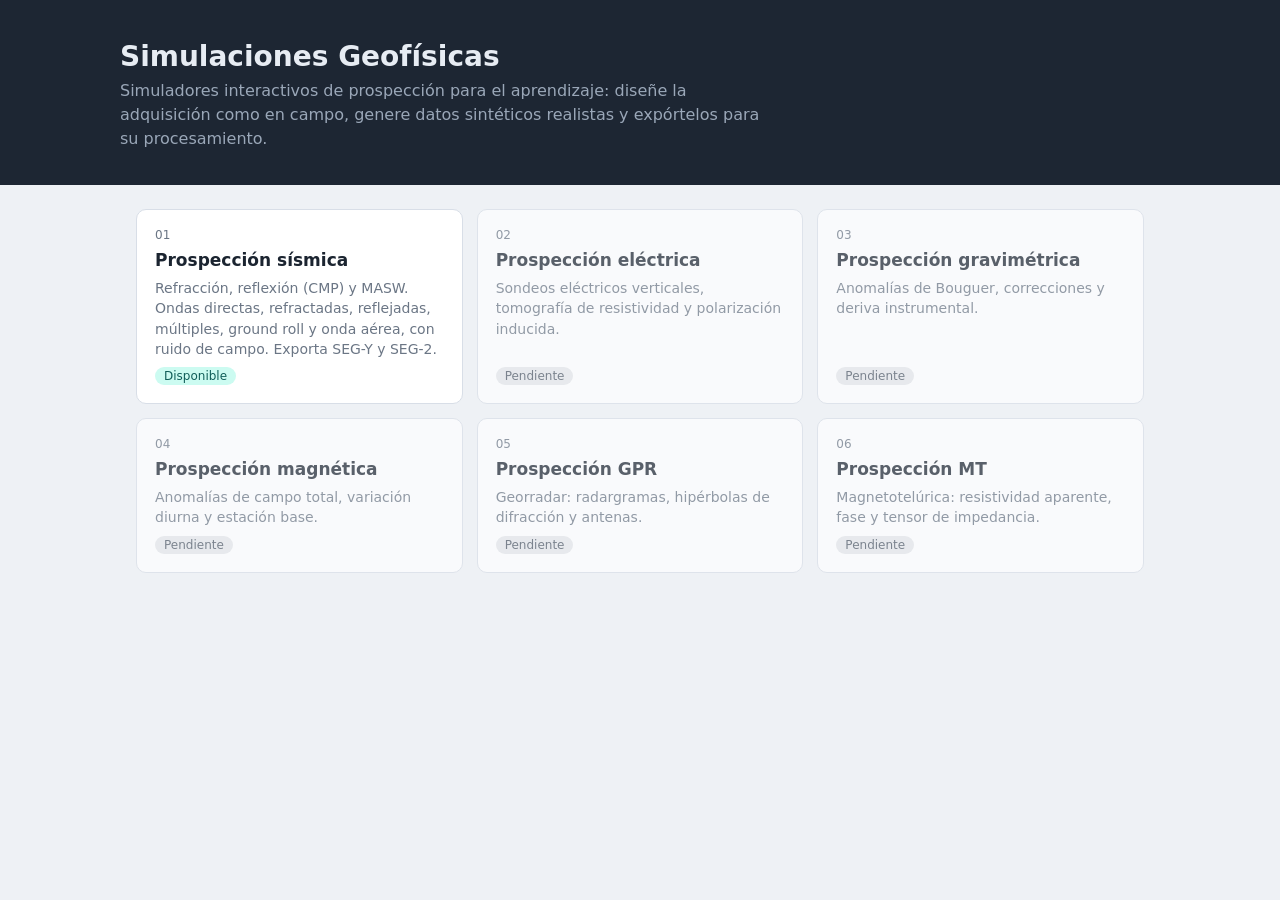
<file: index.html>
<!doctype html>
<html lang="es">
<head>
<meta charset="utf-8">
<meta name="viewport" content="width=device-width, initial-scale=1">
<title>Simulaciones Geofísicas</title>
<meta name="description" content="Simuladores interactivos de prospección geofísica para el aprendizaje.">
<style>
  :root { --fondo: #eef1f5; --panel: #fff; --osc: #1d2633; --texto: #1b2430; --tenue: #6b7685; --borde: #d8dee7; --acento: #0f766e; }
  * { box-sizing: border-box; }
  body { margin: 0; font-family: system-ui, -apple-system, "Segoe UI", Roboto, sans-serif; background: var(--fondo); color: var(--texto); }
  header { background: var(--osc); color: #e7ecf3; padding: 40px 16px 34px; }
  header div, main { max-width: 1040px; margin: 0 auto; }
  h1 { margin: 0 0 6px; font-size: 28px; }
  header p { margin: 0; color: #9aa7b8; max-width: 640px; line-height: 1.5; }
  main { padding: 24px 16px 48px; display: grid; grid-template-columns: repeat(auto-fill, minmax(280px, 1fr)); gap: 14px; }
  .tarjeta { background: var(--panel); border: 1px solid var(--borde); border-radius: 10px; padding: 18px; display: flex; flex-direction: column; gap: 8px; text-decoration: none; color: inherit; }
  a.tarjeta:hover { border-color: var(--acento); box-shadow: 0 2px 10px rgba(15,118,110,.12); }
  .tarjeta h2 { margin: 0; font-size: 17px; }
  .tarjeta p { margin: 0; color: var(--tenue); font-size: 14px; line-height: 1.45; flex: 1; }
  .num { font-size: 12px; color: var(--tenue); font-variant-numeric: tabular-nums; }
  .estado { align-self: flex-start; font-size: 12px; padding: 2px 9px; border-radius: 99px; background: #e5e7eb; color: #4b5563; }
  .estado.ok { background: #ccfbf1; color: #115e59; }
  .pendiente { opacity: .7; }
</style>
</head>
<body>
<header><div>
  <h1>Simulaciones Geofísicas</h1>
  <p>Simuladores interactivos de prospección para el aprendizaje: diseñe la adquisición como en campo, genere datos sintéticos realistas y expórtelos para su procesamiento.</p>
</div></header>
<main>
  <a class="tarjeta" href="01_Prospeccion_Sismica/simulador_sismico.html">
    <span class="num">01</span><h2>Prospección sísmica</h2>
    <p>Refracción, reflexión (CMP) y MASW. Ondas directas, refractadas, reflejadas, múltiples, ground roll y onda aérea, con ruido de campo. Exporta SEG-Y y SEG-2.</p>
    <span class="estado ok">Disponible</span>
  </a>
  <div class="tarjeta pendiente"><span class="num">02</span><h2>Prospección eléctrica</h2><p>Sondeos eléctricos verticales, tomografía de resistividad y polarización inducida.</p><span class="estado">Pendiente</span></div>
  <div class="tarjeta pendiente"><span class="num">03</span><h2>Prospección gravimétrica</h2><p>Anomalías de Bouguer, correcciones y deriva instrumental.</p><span class="estado">Pendiente</span></div>
  <div class="tarjeta pendiente"><span class="num">04</span><h2>Prospección magnética</h2><p>Anomalías de campo total, variación diurna y estación base.</p><span class="estado">Pendiente</span></div>
  <div class="tarjeta pendiente"><span class="num">05</span><h2>Prospección GPR</h2><p>Georradar: radargramas, hipérbolas de difracción y antenas.</p><span class="estado">Pendiente</span></div>
  <div class="tarjeta pendiente"><span class="num">06</span><h2>Prospección MT</h2><p>Magnetotelúrica: resistividad aparente, fase y tensor de impedancia.</p><span class="estado">Pendiente</span></div>
</main>
</body>
</html>
</file>
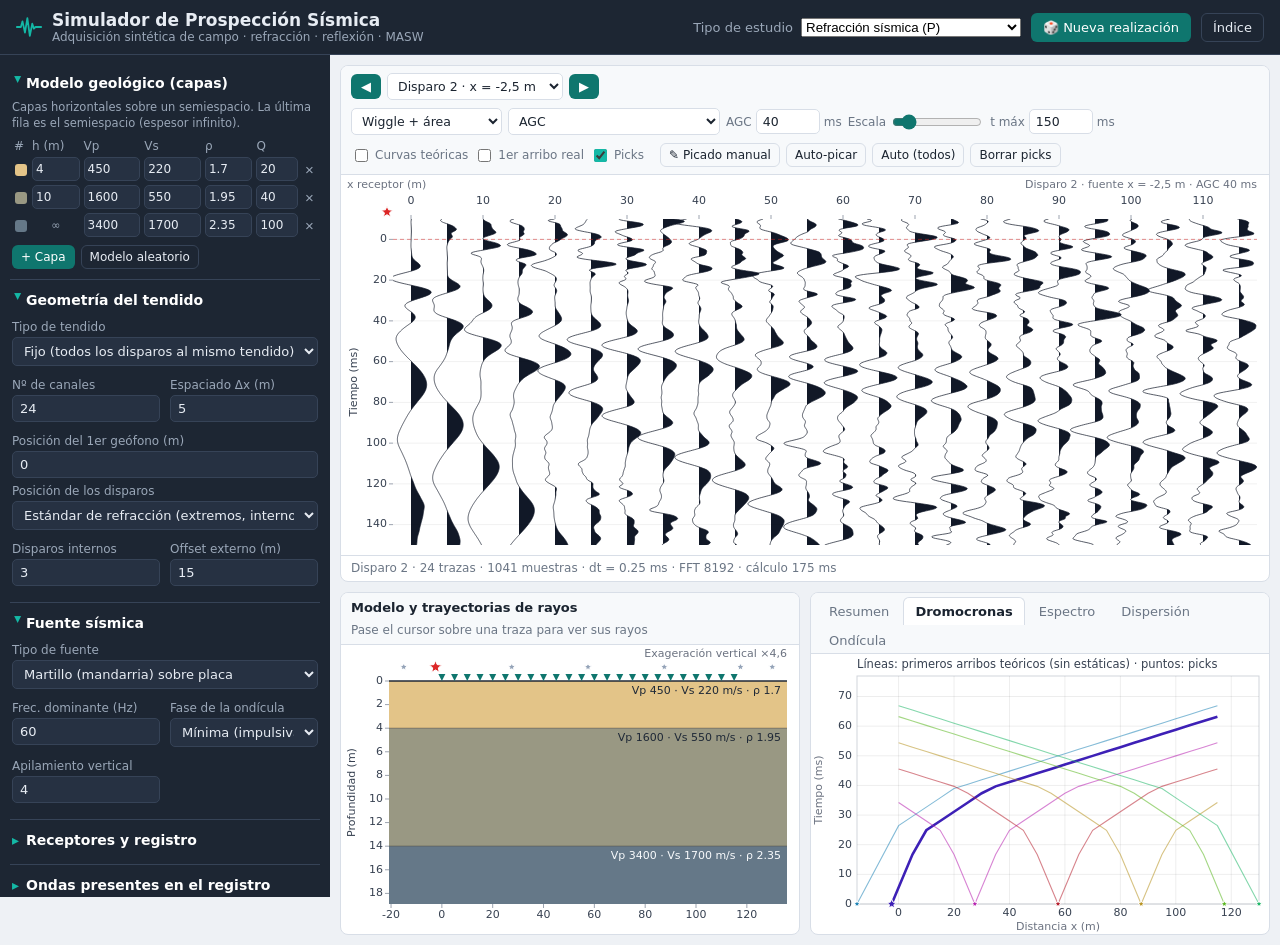
<file: 01_Prospeccion_Sismica/simulador_sismico.html>
<!doctype html>
<html lang="es">
<head>
<meta charset="utf-8">
<meta name="viewport" content="width=device-width, initial-scale=1">
<title>Simulador de Prospección Sísmica</title>
<meta name="description" content="Simulador interactivo de adquisición sísmica (refracción, reflexión y MASW) con ruido realista y exportación SEG-Y / SEG-2.">
<link rel="stylesheet" href="css/estilos.css">
</head>
<body>
<header class="cabecera">
  <div class="titulo">
    <svg viewBox="0 0 32 32" width="26" height="26" aria-hidden="true"><path d="M1 16h5l2-7 3 14 3-18 3 22 3-15 2 6 2-2h7" fill="none" stroke="currentColor" stroke-width="2.2" stroke-linejoin="round" stroke-linecap="round"/></svg>
    <div>
      <h1>Simulador de Prospección Sísmica</h1>
      <p>Adquisición sintética de campo · refracción · reflexión · MASW</p>
    </div>
  </div>
  <div class="acciones-cabecera">
    <label class="preset">Tipo de estudio
      <select id="preset">
        <option value="refraccion">Refracción sísmica (P)</option>
        <option value="reflexion">Reflexión sísmica (CMP)</option>
        <option value="masw">MASW (ondas superficiales)</option>
      </select>
    </label>
    <button id="btnNuevaRealizacion" class="btn" title="Cambia la semilla aleatoria: nuevo ruido, estáticas y trazas defectuosas">🎲 Nueva realización</button>
    <a class="btn btn-sec" href="../index.html" title="Volver al índice de simulaciones">Índice</a>
  </div>
</header>

<div class="app">
  <!-- ================= PANEL LATERAL DE PARÁMETROS ================= -->
  <aside class="lateral" id="lateral">
    <details open>
      <summary>Modelo geológico (capas)</summary>
      <p class="ayuda">Capas horizontales sobre un semiespacio. La última fila es el semiespacio (espesor infinito).</p>
      <div class="tabla-capas-env">
        <table class="tabla-capas" id="tablaCapas">
          <thead><tr><th>#</th><th title="Espesor (m)">h (m)</th><th title="Velocidad de onda P (m/s)">Vp</th><th title="Velocidad de onda S (m/s)">Vs</th><th title="Densidad (g/cm³)">ρ</th><th title="Factor de calidad (atenuación)">Q</th><th></th></tr></thead>
          <tbody></tbody>
        </table>
      </div>
      <div class="fila-botones">
        <button class="btn btn-peq" id="btnAgregarCapa">+ Capa</button>
        <button class="btn btn-peq btn-sec" id="btnModeloAleatorio" title="Genera un modelo geológico aleatorio coherente con el tipo de estudio">Modelo aleatorio</button>
      </div>
    </details>

    <details open>
      <summary>Geometría del tendido</summary>
      <label>Tipo de tendido
        <select data-p="tendido">
          <option value="fijo">Fijo (todos los disparos al mismo tendido)</option>
          <option value="rodante">Rodante (roll-along, el tendido se mueve con la fuente)</option>
        </select>
      </label>
      <div class="rejilla2">
        <label>Nº de canales <input type="number" data-p="nch" min="2" max="480" step="1"></label>
        <label>Espaciado Δx (m) <input type="number" data-p="dx" min="0.1" step="0.1"></label>
      </div>
      <div data-mostrar="tendido=fijo">
        <label>Posición del 1er geófono (m) <input type="number" data-p="x1" step="0.5"></label>
        <label>Posición de los disparos
          <select data-p="disparos">
            <option value="estandar">Estándar de refracción (extremos, internos y externos)</option>
            <option value="lista">Lista personalizada</option>
          </select>
        </label>
        <div class="rejilla2" data-mostrar="disparos=estandar">
          <label>Disparos internos <input type="number" data-p="nInternos" min="0" max="20" step="1"></label>
          <label>Offset externo (m) <input type="number" data-p="offExt" min="0" step="1" title="0 = sin disparos externos"></label>
        </div>
        <label data-mostrar="disparos=lista">Posiciones x (m), separadas por comas <input type="text" data-p="listaDisparos" placeholder="-10, 57.5, 125"></label>
      </div>
      <div data-mostrar="tendido=rodante">
        <label>Configuración
          <select data-p="configuracion">
            <option value="split">Split-spread (simétrico)</option>
            <option value="endon">End-on (lateral)</option>
          </select>
        </label>
        <div class="rejilla2">
          <label>Offset mínimo (m) <input type="number" data-p="offMin" min="0" step="0.5"></label>
          <label>Nº de disparos <input type="number" data-p="nDisparos" min="1" max="400" step="1"></label>
          <label>Intervalo de disparo (m) <input type="number" data-p="dxDisparo" min="0.5" step="0.5"></label>
          <label>x del 1er disparo (m) <input type="number" data-p="xDisparo0" step="1"></label>
        </div>
      </div>
    </details>

    <details open>
      <summary>Fuente sísmica</summary>
      <label>Tipo de fuente
        <select data-p="tipoFuente">
          <option value="martillo">Martillo (mandarria) sobre placa</option>
          <option value="peso">Caída de peso (PEG / acelerado)</option>
          <option value="escopeta">Escopeta sísmica (cartucho)</option>
          <option value="explosivo">Explosivo en pozo</option>
          <option value="vibro">Vibrador (vibroseis)</option>
        </select>
      </label>
      <div class="rejilla2">
        <label data-mostrar="tipoFuente!=vibro">Frec. dominante (Hz) <input type="number" data-p="fp" min="2" max="1000" step="1"></label>
        <label data-mostrar="tipoFuente=vibro">Barrido f1 (Hz) <input type="number" data-p="f1" min="1" step="1"></label>
        <label data-mostrar="tipoFuente=vibro">Barrido f2 (Hz) <input type="number" data-p="f2" min="2" step="1"></label>
        <label>Fase de la ondícula
          <select data-p="fase"><option value="min">Mínima (impulsiva)</option><option value="cero">Cero (simétrica)</option></select>
        </label>
        <label title="Golpes sumados por disparo: el ruido aleatorio baja √N">Apilamiento vertical <input type="number" data-p="stacks" min="1" max="64" step="1"></label>
      </div>
    </details>

    <details>
      <summary>Receptores y registro</summary>
      <div class="rejilla2">
        <label>Geófono f0 (Hz)
          <select data-p="f0" data-num>
            <option>2</option><option>4.5</option><option>10</option><option>14</option><option>28</option><option>40</option><option>100</option>
          </select>
        </label>
        <label>Amortiguamiento ζ <input type="number" data-p="zeta" min="0.1" max="2" step="0.05"></label>
        <label>Intervalo de muestreo
          <select data-p="dtms" data-num>
            <option value="0.03125">0.03125 ms (32 kHz)</option><option value="0.0625">0.0625 ms (16 kHz)</option>
            <option value="0.125">0.125 ms (8 kHz)</option><option value="0.25">0.25 ms (4 kHz)</option>
            <option value="0.5">0.5 ms (2 kHz)</option><option value="1">1 ms (1 kHz)</option>
            <option value="2">2 ms (500 Hz)</option><option value="4">4 ms (250 Hz)</option>
          </select>
        </label>
        <label>Longitud de registro (ms) <input type="number" data-p="trec" min="10" max="16000" step="10"></label>
        <label>Pre-disparo (ms) <input type="number" data-p="pretrig" min="0" max="500" step="1"></label>
      </div>
    </details>

    <details>
      <summary>Ondas presentes en el registro</summary>
      <div class="checks">
        <label class="chk"><input type="checkbox" data-p="evDirecta"> Onda directa</label>
        <label class="chk"><input type="checkbox" data-p="evRefractadas"> Refractadas (cónicas)</label>
        <label class="chk"><input type="checkbox" data-p="evReflexiones"> Reflexiones primarias</label>
        <label class="chk"><input type="checkbox" data-p="evMultiples"> Múltiples de superficie</label>
        <label class="chk"><input type="checkbox" data-p="evGroundRoll"> Ground roll (Rayleigh)</label>
        <label class="chk"><input type="checkbox" data-p="evAerea"> Onda aérea (343 m/s)</label>
      </div>
      <div class="rejilla2">
        <label>Amplitud ground roll <input type="number" data-p="ampGR" min="0" step="0.1"></label>
        <label>Frec. ground roll (Hz) <input type="number" data-p="fgr" min="1" step="1"></label>
        <label>Amplitud onda aérea <input type="number" data-p="ampAerea" min="0" step="0.1"></label>
      </div>
    </details>

    <details>
      <summary>Ruido y realismo de campo</summary>
      <label class="deslizador">Ruido ambiental aleatorio <span data-val="ruidoAmb"></span><input type="range" data-p="ruidoAmb" min="0" max="100" step="1"></label>
      <label class="deslizador">Inducción de red eléctrica <span data-val="ruidoRed"></span><input type="range" data-p="ruidoRed" min="0" max="100" step="1"></label>
      <label>Frecuencia de red
        <select data-p="freqRed" data-num><option value="60">60 Hz (América)</option><option value="50">50 Hz (Europa, Perú, Chile…)</option></select>
      </label>
      <label class="deslizador">Ruido cultural transitorio <span data-val="ruidoTrans"></span><input type="range" data-p="ruidoTrans" min="0" max="100" step="1"></label>
      <div class="rejilla2">
        <label title="Desviación típica de los retardos por la capa meteorizada irregular">Estáticas σ (ms) <input type="number" data-p="estaticas" min="0" step="0.1"></label>
        <label title="Error del disparador (geófono de tiempo cero / interruptor de martillo)">Jitter disparo σ (ms) <input type="number" data-p="jitter" min="0" step="0.05"></label>
        <label>Trazas muertas (%) <input type="number" data-p="probMuerta" min="0" max="100" step="0.5"></label>
        <label>Polaridad invertida (%) <input type="number" data-p="probInvertida" min="0" max="100" step="0.5"></label>
        <label title="Variación lognormal de la ganancia por mal acople geófono-suelo">Variación de acople (%) <input type="number" data-p="varAcople" min="0" max="200" step="1"></label>
        <label>Picos eléctricos (% trazas) <input type="number" data-p="probPicos" min="0" max="100" step="0.5"></label>
      </div>
      <label>Semilla aleatoria <input type="number" data-p="semilla" min="0" step="1"></label>
    </details>

    <details open>
      <summary>Exportar datos</summary>
      <div class="exportar">
        <button class="btn" id="expSEGY" title="Todos los disparos en un solo archivo SEG-Y rev1 (IEEE float)">SEG-Y (todos)</button>
        <button class="btn" id="expSEG2" title="Un archivo SEG-2 por disparo, empaquetados en ZIP">SEG-2 (.zip)</button>
        <button class="btn btn-sec" id="expCSV" title="Disparo actual como tabla (tiempo × trazas)">CSV disparo</button>
        <button class="btn btn-sec" id="expGeom">Geometría CSV</button>
        <button class="btn btn-sec" id="expPicks" title="Tiempos picados + tiempos verdaderos del modelo">Picks CSV</button>
        <button class="btn btn-sec" id="expPNG">Imagen PNG</button>
      </div>
      <div class="exportar">
        <button class="btn btn-sec" id="expProyecto" title="Guarda todos los parámetros y el modelo">Guardar proyecto</button>
        <label class="btn btn-sec" title="Carga un proyecto .json">Cargar proyecto<input type="file" id="impProyecto" accept=".json,application/json" hidden></label>
      </div>
      <div class="progreso" id="progreso" hidden><div></div></div>
    </details>
  </aside>

  <!-- ================= ÁREA PRINCIPAL ================= -->
  <main class="principal">
    <section class="panel panel-registro">
      <div class="barra">
        <div class="grupo">
          <button class="btn btn-icono" id="dispAnt" title="Disparo anterior">◀</button>
          <select id="selDisparo" title="Disparo mostrado"></select>
          <button class="btn btn-icono" id="dispSig" title="Disparo siguiente">▶</button>
        </div>
        <div class="grupo">
          <select id="visModo" title="Modo de visualización">
            <option value="wva">Wiggle + área</option>
            <option value="w">Wiggle</option>
            <option value="dg">Densidad gris</option>
            <option value="drb">Densidad rojo-azul</option>
          </select>
          <select id="visGanancia" title="Ganancia de visualización (no altera los datos exportados)">
            <option value="agc">AGC</option>
            <option value="traza">Normalizar traza</option>
            <option value="global">Sin ganancia (amplitud real)</option>
            <option value="t2">Ganancia t²</option>
          </select>
          <label class="mini">AGC <input type="number" id="visAgc" value="40" min="2" step="5"> ms</label>
          <label class="mini">Escala <input type="range" id="visEscala" min="0.1" max="6" step="0.1" value="1.2"></label>
          <label class="mini">t máx <input type="number" id="visTmax" step="10" min="5"> ms</label>
        </div>
        <div class="grupo">
          <label class="chk mini"><input type="checkbox" id="visTeoricos"> Curvas teóricas</label>
          <label class="chk mini"><input type="checkbox" id="visPrimeros"> 1er arribo real</label>
          <label class="chk mini"><input type="checkbox" id="visPicks" checked> Picks</label>
        </div>
        <div class="grupo">
          <button class="btn btn-peq btn-sec" id="btnPicado" aria-pressed="false" title="Clic: picar · Shift+clic: borrar · arrastre: picar varias trazas">✎ Picado manual</button>
          <button class="btn btn-peq btn-sec" id="btnAutoPick" title="Picado automático (razón de energía modificada)">Auto-picar</button>
          <button class="btn btn-peq btn-sec" id="btnAutoPickTodos" title="Auto-picar todos los disparos">Auto (todos)</button>
          <button class="btn btn-peq btn-sec" id="btnBorrarPicks">Borrar picks</button>
        </div>
      </div>
      <div class="leyenda" id="leyenda"></div>
      <div class="lienzo-env" id="envRegistro"><canvas id="cvRegistro"></canvas></div>
      <div class="estado" id="estado">Listo.</div>
    </section>

    <section class="fila-inferior">
      <div class="panel">
        <div class="barra"><strong>Modelo y trayectorias de rayos</strong><span class="ayuda-inline">Pase el cursor sobre una traza para ver sus rayos</span></div>
        <div class="lienzo-env" id="envModelo"><canvas id="cvModelo"></canvas></div>
      </div>
      <div class="panel">
        <div class="barra pestañas" role="tablist">
          <button class="pestaña activa" data-tab="resumen">Resumen</button>
          <button class="pestaña" data-tab="dromo">Dromocronas</button>
          <button class="pestaña" data-tab="espectro">Espectro</button>
          <button class="pestaña" data-tab="dispersion">Dispersión</button>
          <button class="pestaña" data-tab="ondicula">Ondícula</button>
        </div>
        <div class="lienzo-env" id="envAnalisis"><canvas id="cvAnalisis" hidden></canvas><div id="resumen" class="resumen"></div></div>
      </div>
    </section>
  </main>
</div>

<script src="js/fisica.js"></script>
<script src="js/exportar.js"></script>
<script src="js/interfaz.js"></script>
</body>
</html>
</file>
<file: 01_Prospeccion_Sismica/css/estilos.css>
/* Estilos del simulador sísmico */
:root {
  --fondo: #eef1f5;
  --panel: #ffffff;
  --lateral: #1d2633;
  --lateral-2: #263142;
  --texto: #1b2430;
  --texto-claro: #e7ecf3;
  --tenue: #6b7685;
  --tenue-claro: #9aa7b8;
  --borde: #d8dee7;
  --borde-osc: #364357;
  --acento: #0f766e;
  --acento-2: #14b8a6;
  --peligro: #b91c1c;
  --aviso: #b45309;
  --radio: 8px;
  font-family: system-ui, -apple-system, "Segoe UI", Roboto, Ubuntu, sans-serif;
  font-size: 14px;
  color: var(--texto);
}
* { box-sizing: border-box; }
html, body { margin: 0; height: 100%; background: var(--fondo); }
body { display: flex; flex-direction: column; min-height: 100vh; }

.cabecera {
  display: flex; align-items: center; justify-content: space-between; gap: 16px; flex-wrap: wrap;
  padding: 10px 16px; background: var(--lateral); color: var(--texto-claro); border-bottom: 1px solid var(--borde-osc);
}
.titulo { display: flex; align-items: center; gap: 10px; color: var(--acento-2); }
.titulo h1 { margin: 0; font-size: 17px; color: var(--texto-claro); font-weight: 650; }
.titulo p { margin: 0; font-size: 12px; color: var(--tenue-claro); }
.acciones-cabecera { display: flex; align-items: center; gap: 10px; flex-wrap: wrap; }
.preset { display: flex; align-items: center; gap: 8px; font-size: 13px; color: var(--tenue-claro); }
.preset select { min-width: 220px; }

.app { flex: 1; display: grid; grid-template-columns: 330px minmax(0, 1fr); min-height: 0; }

/* ---------- Panel lateral ---------- */
.lateral {
  background: var(--lateral); color: var(--texto-claro); overflow-y: auto; padding: 8px 10px 24px;
  max-height: calc(100vh - 58px); position: sticky; top: 0;
}
.lateral details { border-bottom: 1px solid var(--borde-osc); padding: 6px 2px 10px; }
.lateral summary { cursor: pointer; font-weight: 600; padding: 6px 0; color: #fff; list-style: none; }
.lateral summary::-webkit-details-marker { display: none; }
.lateral summary::before { content: "▸"; display: inline-block; width: 14px; color: var(--acento-2); transition: transform .15s; }
.lateral details[open] > summary::before { transform: rotate(90deg); }
.lateral label { display: block; font-size: 12px; color: var(--tenue-claro); margin: 6px 0; }
.lateral label > input:not([type=checkbox]):not([type=range]), .lateral label > select { display: block; width: 100%; margin-top: 3px; }
.lateral input, .lateral select {
  background: var(--lateral-2); color: var(--texto-claro); border: 1px solid var(--borde-osc);
  border-radius: 5px; padding: 5px 7px; font: inherit; font-size: 13px;
}
.lateral input:focus, .lateral select:focus { outline: 2px solid var(--acento-2); outline-offset: -1px; }
.rejilla2 { display: grid; grid-template-columns: 1fr 1fr; gap: 0 10px; }
.checks { display: grid; grid-template-columns: 1fr 1fr; gap: 2px 8px; }
.chk { display: flex !important; align-items: center; gap: 6px; cursor: pointer; }
.chk input { accent-color: var(--acento-2); }
.deslizador { display: grid !important; grid-template-columns: 1fr auto; align-items: center; }
.deslizador input { grid-column: 1 / -1; width: 100%; accent-color: var(--acento-2); }
.deslizador span { color: #fff; font-variant-numeric: tabular-nums; }
.ayuda { font-size: 11.5px; color: var(--tenue-claro); margin: 2px 0 6px; line-height: 1.4; }
.ayuda-inline { font-size: 12px; color: var(--tenue); font-weight: 400; }

.tabla-capas-env { overflow-x: auto; }
.tabla-capas { width: 100%; border-collapse: collapse; font-size: 12px; table-layout: fixed; }
.tabla-capas th:nth-child(1) { width: 18px; } .tabla-capas th:nth-child(2) { width: 17%; }
.tabla-capas th:nth-child(3), .tabla-capas th:nth-child(4) { width: 20%; }
.tabla-capas th:nth-child(5) { width: 17%; } .tabla-capas th:nth-child(6) { width: 15%; } .tabla-capas th:nth-child(7) { width: 18px; }
.tabla-capas th { color: var(--tenue-claro); font-weight: 500; padding: 2px; text-align: left; }
.tabla-capas td { padding: 2px; }
.tabla-capas input { width: 100%; min-width: 0; padding: 4px 3px; font-size: 12px; -moz-appearance: textfield; }
.tabla-capas input::-webkit-inner-spin-button { display: none; }
.tabla-capas td:first-child { text-align: center; }
.tabla-capas .muestra { display: inline-block; width: 12px; height: 12px; border-radius: 3px; vertical-align: middle; }
.tabla-capas .semi { color: var(--tenue-claro); font-size: 11px; text-align: center; }
.tabla-capas button { background: none; border: none; color: var(--tenue-claro); cursor: pointer; font-size: 15px; padding: 0 3px; }
.tabla-capas button:hover { color: #f87171; }
.fila-botones { display: flex; gap: 6px; margin-top: 6px; }
.exportar { display: grid; grid-template-columns: 1fr 1fr; gap: 6px; margin: 6px 0; }
.progreso { height: 6px; background: var(--lateral-2); border-radius: 3px; overflow: hidden; }
.progreso div { height: 100%; width: 0; background: var(--acento-2); transition: width .1s; }

/* ---------- Botones ---------- */
.btn {
  display: inline-flex; align-items: center; justify-content: center; gap: 4px;
  background: var(--acento); color: #fff; border: 1px solid transparent; border-radius: 6px;
  padding: 6px 11px; font: inherit; font-size: 13px; cursor: pointer; text-decoration: none; white-space: nowrap;
}
.btn:hover { filter: brightness(1.1); }
.btn-sec { background: transparent; color: inherit; border-color: var(--borde-osc); }
.principal .btn-sec { border-color: var(--borde); color: var(--texto); }
.btn-peq { padding: 4px 8px; font-size: 12px; }
.btn-icono { padding: 4px 9px; }
.btn[aria-pressed=true] { background: #c2410c; color: #fff; border-color: #c2410c; }

/* ---------- Área principal ---------- */
.principal { display: flex; flex-direction: column; gap: 10px; padding: 10px; min-width: 0; }
.panel { background: var(--panel); border: 1px solid var(--borde); border-radius: var(--radio); display: flex; flex-direction: column; min-width: 0; overflow: hidden; }
.panel-registro { min-height: 480px; flex: 1.5; }
.barra {
  display: flex; align-items: center; flex-wrap: wrap; gap: 8px 16px; padding: 7px 10px;
  border-bottom: 1px solid var(--borde); background: #f7f9fb; font-size: 13px;
}
.barra .grupo { display: flex; align-items: center; gap: 6px; flex-wrap: wrap; }
.principal select, .principal input[type=number] {
  font: inherit; font-size: 12.5px; padding: 4px 6px; border: 1px solid var(--borde); border-radius: 5px; background: #fff; color: var(--texto);
}
.mini { font-size: 12px; color: var(--tenue); display: inline-flex; align-items: center; gap: 4px; }
.mini input[type=number] { width: 64px; }
.mini input[type=range] { width: 90px; accent-color: var(--acento); }
.leyenda { display: flex; flex-wrap: wrap; gap: 4px 14px; padding: 4px 12px 0; font-size: 12px; color: var(--tenue); min-height: 0; }
.leyenda:empty { display: none; }
.leyenda i { display: inline-block; width: 18px; height: 3px; vertical-align: middle; margin-right: 5px; border-radius: 2px; }
.lienzo-env { position: relative; flex: 1; min-height: 0; }
.lienzo-env canvas { position: absolute; inset: 0; width: 100%; height: 100%; display: block; }
.lienzo-env canvas[hidden], .resumen[hidden] { display: none; }
#envRegistro { min-height: 380px; cursor: crosshair; }
#envRegistro.picando { cursor: cell; }
.estado {
  font-size: 12px; color: var(--tenue); padding: 5px 10px; border-top: 1px solid var(--borde);
  font-variant-numeric: tabular-nums; white-space: nowrap; overflow: hidden; text-overflow: ellipsis; min-height: 26px;
}
.fila-inferior { display: grid; grid-template-columns: 1fr 1fr; gap: 10px; min-height: 330px; }
.fila-inferior .panel { min-height: 330px; }
.fila-inferior .lienzo-env { min-height: 280px; }

.pestañas { gap: 2px; padding: 4px 6px 0; align-items: flex-end; }
.pestaña {
  background: none; border: 1px solid transparent; border-bottom: none; padding: 6px 11px; font: inherit; font-size: 13px;
  color: var(--tenue); cursor: pointer; border-radius: 6px 6px 0 0; margin-bottom: -1px;
}
.pestaña.activa { background: var(--panel); border-color: var(--borde); color: var(--texto); font-weight: 600; }

.resumen { position: absolute; inset: 0; overflow-y: auto; padding: 10px 14px; font-size: 13px; line-height: 1.5; }
.resumen h3 { font-size: 13px; margin: 10px 0 4px; color: var(--acento); text-transform: uppercase; letter-spacing: .04em; }
.resumen h3:first-child { margin-top: 0; }
.resumen table { border-collapse: collapse; width: 100%; font-variant-numeric: tabular-nums; }
.resumen td, .resumen th { padding: 2px 6px; border-bottom: 1px solid #eef1f5; text-align: left; }
.resumen th { color: var(--tenue); font-weight: 500; }
.resumen .aviso { background: #fff7ed; border-left: 3px solid var(--aviso); padding: 4px 8px; margin: 4px 0; border-radius: 3px; }
.resumen .ok { background: #f0fdf4; border-left: 3px solid #15803d; padding: 4px 8px; margin: 4px 0; border-radius: 3px; }

@media (max-width: 1100px) {
  .fila-inferior { grid-template-columns: 1fr; }
}
@media (max-width: 820px) {
  .app { grid-template-columns: 1fr; }
  .lateral { position: static; max-height: none; }
  .cabecera { padding: 10px 16px; }
  .preset select { min-width: 0; }
  .principal { padding: 8px 0; }
  .panel { border-radius: 0; border-left: none; border-right: none; }
}
</file>
